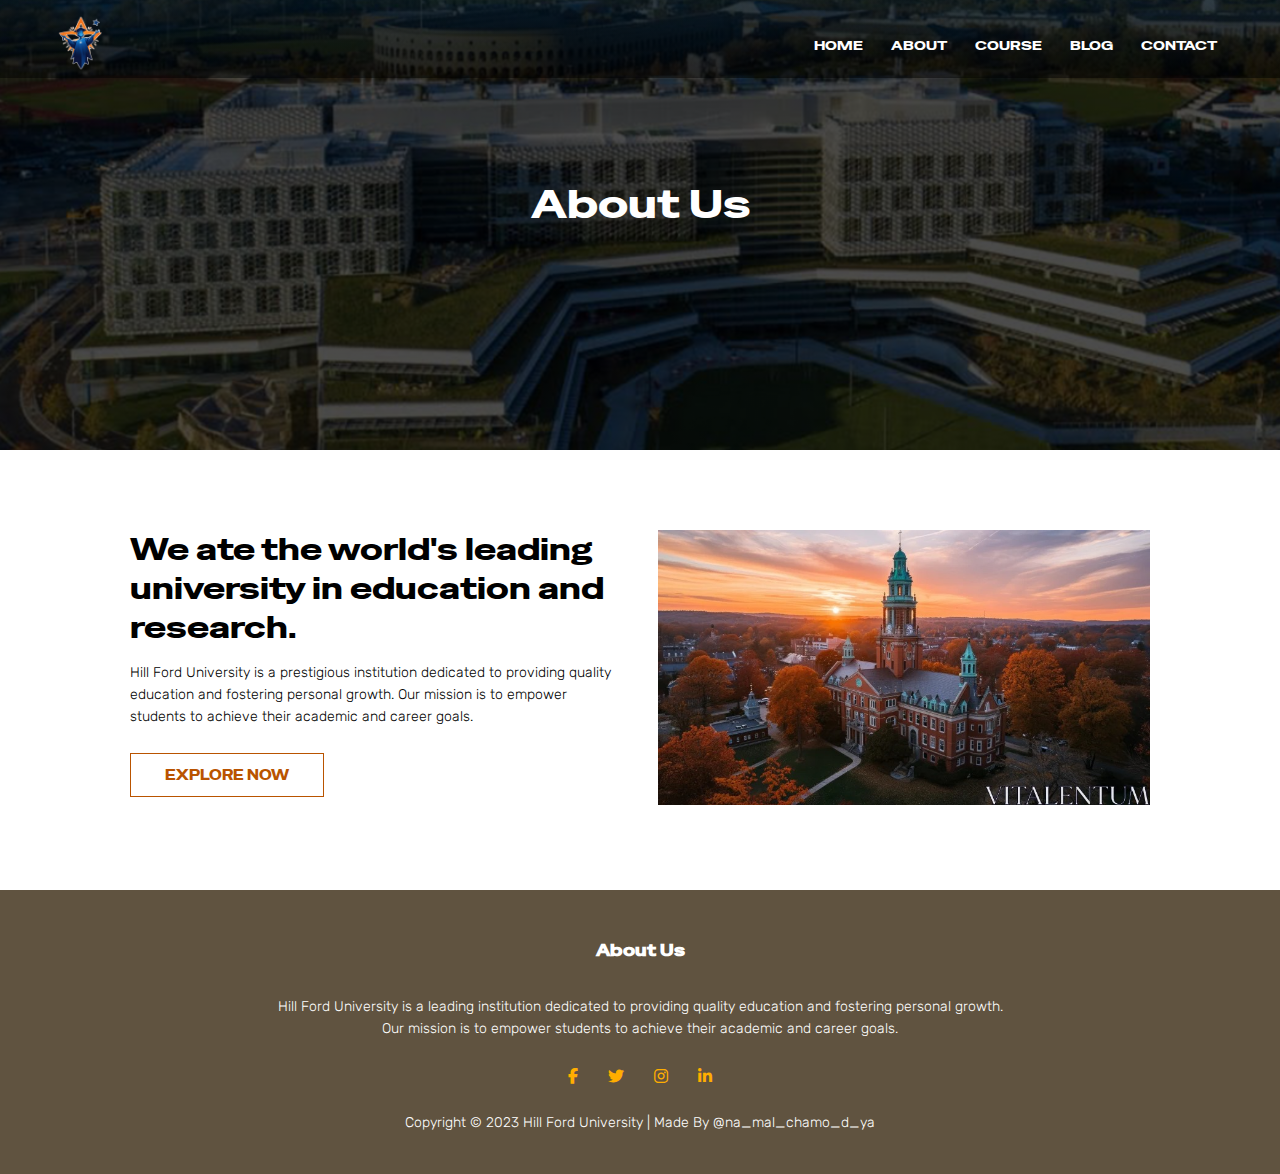
<file: about.html>
<!DOCTYPE html>
<html lang="en">
    <head>
        <title>University Website Design</title>
        <meta name="viewport" content="width=device-width, initial-scale=1.0">
        <link href="style.css" rel="stylesheet">

        <!-- fonts-->

        <link rel="preconnect" href="https://fonts.googleapis.com">
        <link rel="preconnect" href="https://fonts.gstatic.com" crossorigin>
        <link href="https://fonts.googleapis.com/css2?family=Inconsolata:wght@200..900&family=Nova+Mono&family=Rubik:ital,wght@0,300..900;1,300..900&family=Special+Gothic+Expanded+One&display=swap" rel="stylesheet">


        <link rel="stylesheet" href="https://cdnjs.cloudflare.com/ajax/libs/font-awesome/6.7.2/css/all.min.css">

        <link rel="icon" type="image/png" sizes="64x64"  href="images\logoICO.jpg">

    </head>
    <body>

        <section class = "sub-header">
            <nav>
                <a href="index.html"><img src="images/LogoOut.png" ></a>
                <div class="nav-links" id="navLinks">
                    <i class="fa fa-times" onclick="hideMenu()"></i>
                    <ul>
                        <li><a href="index.html">HOME</a></li>
                        <li><a href="about.html">ABOUT</a></li>
                        <li><a href="course.html">COURSE</a></li>
                        <li><a href="blog.html">BLOG</a></li>
                        <li><a href="contact.html">CONTACT</a></li>
                    </ul>
                </div>
                <i class="fa fa-bars" onclick="showMenu()"></i>
            </nav>
            <h1>About Us</h1>

        </section>


<!-------- about us section -------->

        <section class="about-us">
            <div class="row">
                <div class="about-col">
                    <h4>
                        We ate the world's leading university in education and research.
                    </h4>
                    <p>Hill Ford University is a prestigious institution dedicated to providing quality education and fostering personal growth. Our mission is to empower students to achieve their academic and career goals.</p>
                    <a href="" class="hero-btn red-btn" >EXPLORE NOW </a> 
                </div>
                <div class="about-col">
                    <img src="images/campus.jpg" >
                </div>
            </div>
        </section>



         <!-- footer -->
          <section class="footer">
            <h4>About Us</h4>
            <p>Hill Ford University is a leading institution dedicated to providing quality education and fostering personal growth. <br> Our mission is to empower students to achieve their academic and career goals.</p>
            <div class="icons">
                <i class="fa-brands fa-facebook-f"></i>
                <i class="fa-brands fa-twitter"></i>
                <i class="fa-brands fa-instagram"></i>
                <i class="fa-brands fa-linkedin-in"></i>
            </div>
            <p>Copyright © 2023 Hill Ford University | Made By @na_mal_chamo_d_ya</p>
          </section>



        <script>
            var navLinks = document.getElementById("navLinks");
            function showMenu(){
                navLinks.style.right = "0";
            }

            function hideMenu(){
                navLinks.style.right = "-200px";
            }
        </script>

    </body>
</html>
</file>
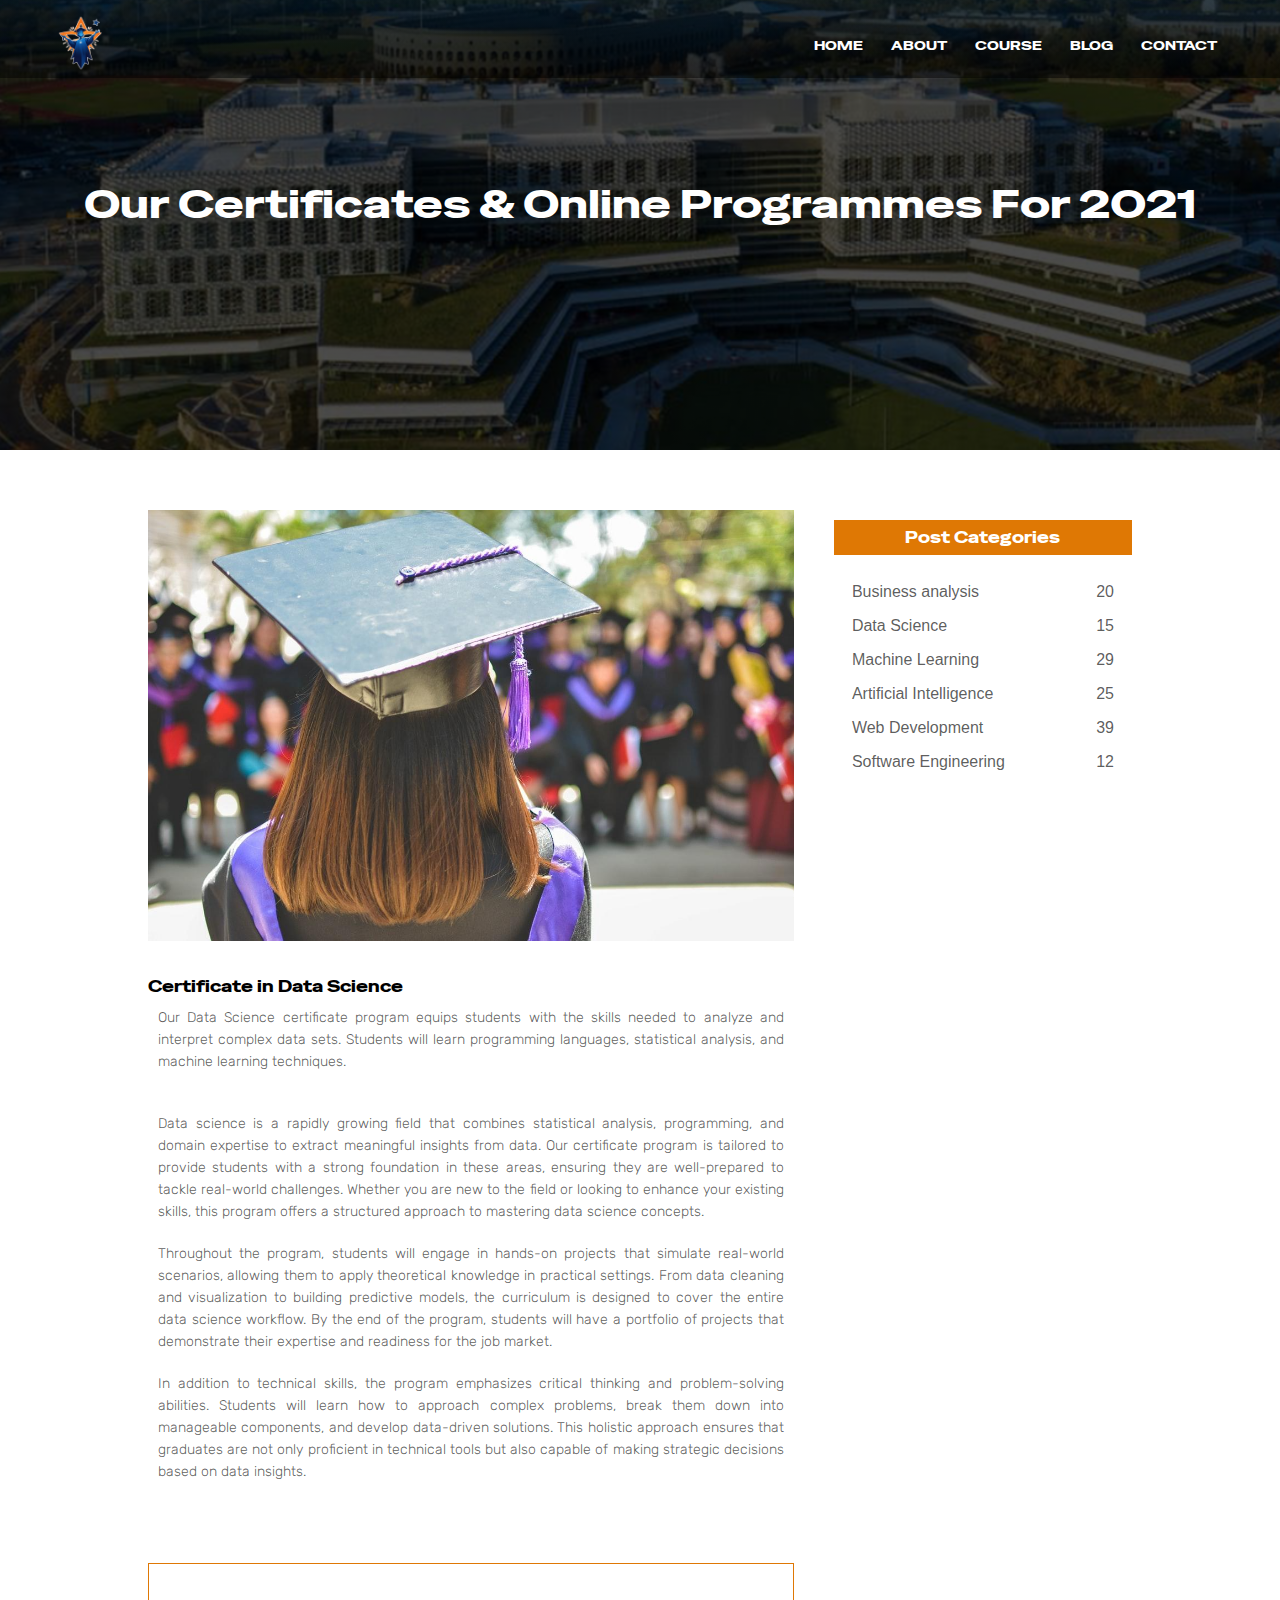
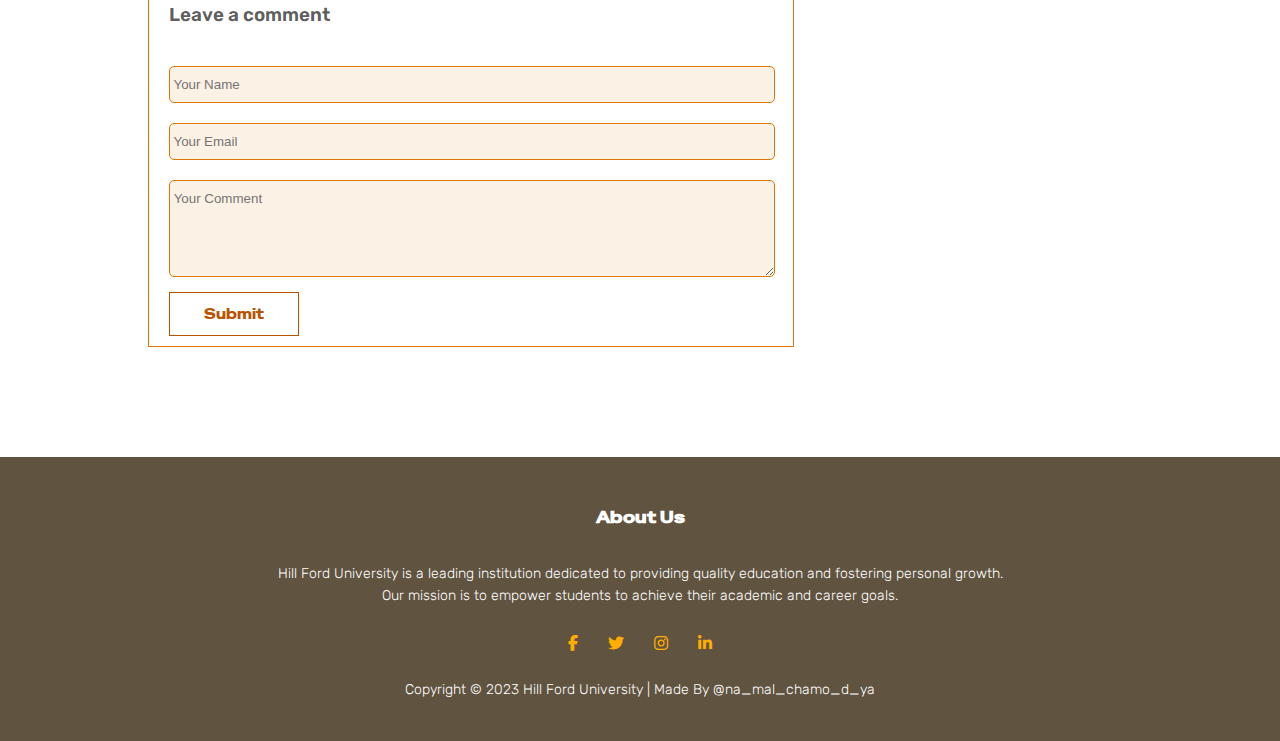
<file: blog.html>
<!DOCTYPE html>
<html lang="en">
    <head>
        <title>University Website Design</title>
        <meta name="viewport" content="width=device-width, initial-scale=1.0">
        <link href="style.css" rel="stylesheet">

        <!-- fonts-->

        <link rel="preconnect" href="https://fonts.googleapis.com">
        <link rel="preconnect" href="https://fonts.gstatic.com" crossorigin>
        <link href="https://fonts.googleapis.com/css2?family=Inconsolata:wght@200..900&family=Nova+Mono&family=Rubik:ital,wght@0,300..900;1,300..900&family=Special+Gothic+Expanded+One&display=swap" rel="stylesheet">


        <link rel="stylesheet" href="https://cdnjs.cloudflare.com/ajax/libs/font-awesome/6.7.2/css/all.min.css">

        <link rel="icon" type="image/png" sizes="64x64"  href="images\logoICO.jpg">

    </head>
    <body>

        <section class = "sub-header">
            <nav>
                <a href="index.html"><img src="images/LogoOut.png" ></a>
                <div class="nav-links" id="navLinks">
                    <i class="fa fa-times" onclick="hideMenu()"></i>
                    <ul>
                        <li><a href="index.html">HOME</a></li>
                        <li><a href="about.html">ABOUT</a></li>
                        <li><a href="course.html">COURSE</a></li>
                        <li><a href="blog.html">BLOG</a></li>
                        <li><a href="contact.html">CONTACT</a></li>
                    </ul>
                </div>
                <i class="fa fa-bars" onclick="showMenu()"></i>
            </nav>
            <h1>Our Certificates & Online Programmes For 2021</h1>

        </section>


         <!-- Blog content -->
          <section class="blog-content">
            <div class="row">
                <div class="blog-left">
                    <img src="images/dataScience.png" alt="">
                    <h4>Certificate in Data Science</h4>
                    <p>Our Data Science certificate program equips students with the skills needed to analyze and interpret complex data sets. Students will learn programming languages, statistical analysis, and machine learning techniques.</p>
                    <p>
                        <p>Data science is a rapidly growing field that combines statistical analysis, programming, and domain expertise to extract meaningful insights from data. Our certificate program is tailored to provide students with a strong foundation in these areas, ensuring they are well-prepared to tackle real-world challenges. Whether you are new to the field or looking to enhance your existing skills, this program offers a structured approach to mastering data science concepts.</p>
                        <p>Throughout the program, students will engage in hands-on projects that simulate real-world scenarios, allowing them to apply theoretical knowledge in practical settings. From data cleaning and visualization to building predictive models, the curriculum is designed to cover the entire data science workflow. By the end of the program, students will have a portfolio of projects that demonstrate their expertise and readiness for the job market.</p>
                        <p>In addition to technical skills, the program emphasizes critical thinking and problem-solving abilities. Students will learn how to approach complex problems, break them down into manageable components, and develop data-driven solutions. This holistic approach ensures that graduates are not only proficient in technical tools but also capable of making strategic decisions based on data insights.</p>
                    </p>
                    <div class="comment-box">
                        <h3>Leave a comment</h3>
    
                        <form action="" class="comment-form">
                            <input type="text" placeholder=" Your Name" required>
                            <input type="email" placeholder=" Your Email" required>
                            <textarea rows="5" placeholder=" Your Comment" required></textarea>
                            <button type="submit" class="hero-btn red-btn">Submit</button>
                        </form>
    
                    </div>
                </div>




                <div class="blog-right">
                    <h3>Post Categories</h3>
                    <div>
                        <span>Business analysis</span>
                        <span>20</span>
                    </div>
                    <div>
                        <span>Data Science</span>
                        <span>15</span>
                </div>
                    <div>
                        <span>Machine Learning</span>
                        <span>29</span>
                    </div>
                    <div>
                        <span>Artificial Intelligence</span>
                        <span>25</span>
                    </div>
                    <div>
                        <span>Web Development</span>
                        <span>39</span>
                    </div>
                    <div>
                        <span>Software Engineering</span>
                        <span>12</span>
                    </div>
            </div>

          </section>



         <!-- footer -->
          <section class="footer">
            <h4>About Us</h4>
            <p>Hill Ford University is a leading institution dedicated to providing quality education and fostering personal growth. <br> Our mission is to empower students to achieve their academic and career goals.</p>
            <div class="icons">
                <i class="fa-brands fa-facebook-f"></i>
                <i class="fa-brands fa-twitter"></i>
                <i class="fa-brands fa-instagram"></i>
                <i class="fa-brands fa-linkedin-in"></i>
            </div>
            <p>Copyright © 2023 Hill Ford University | Made By @na_mal_chamo_d_ya</p>
          </section>



        <script>
            var navLinks = document.getElementById("navLinks");
            function showMenu(){
                navLinks.style.right = "0";
            }

            function hideMenu(){
                navLinks.style.right = "-200px";
            }
        </script>

    </body>
</html>
</file>
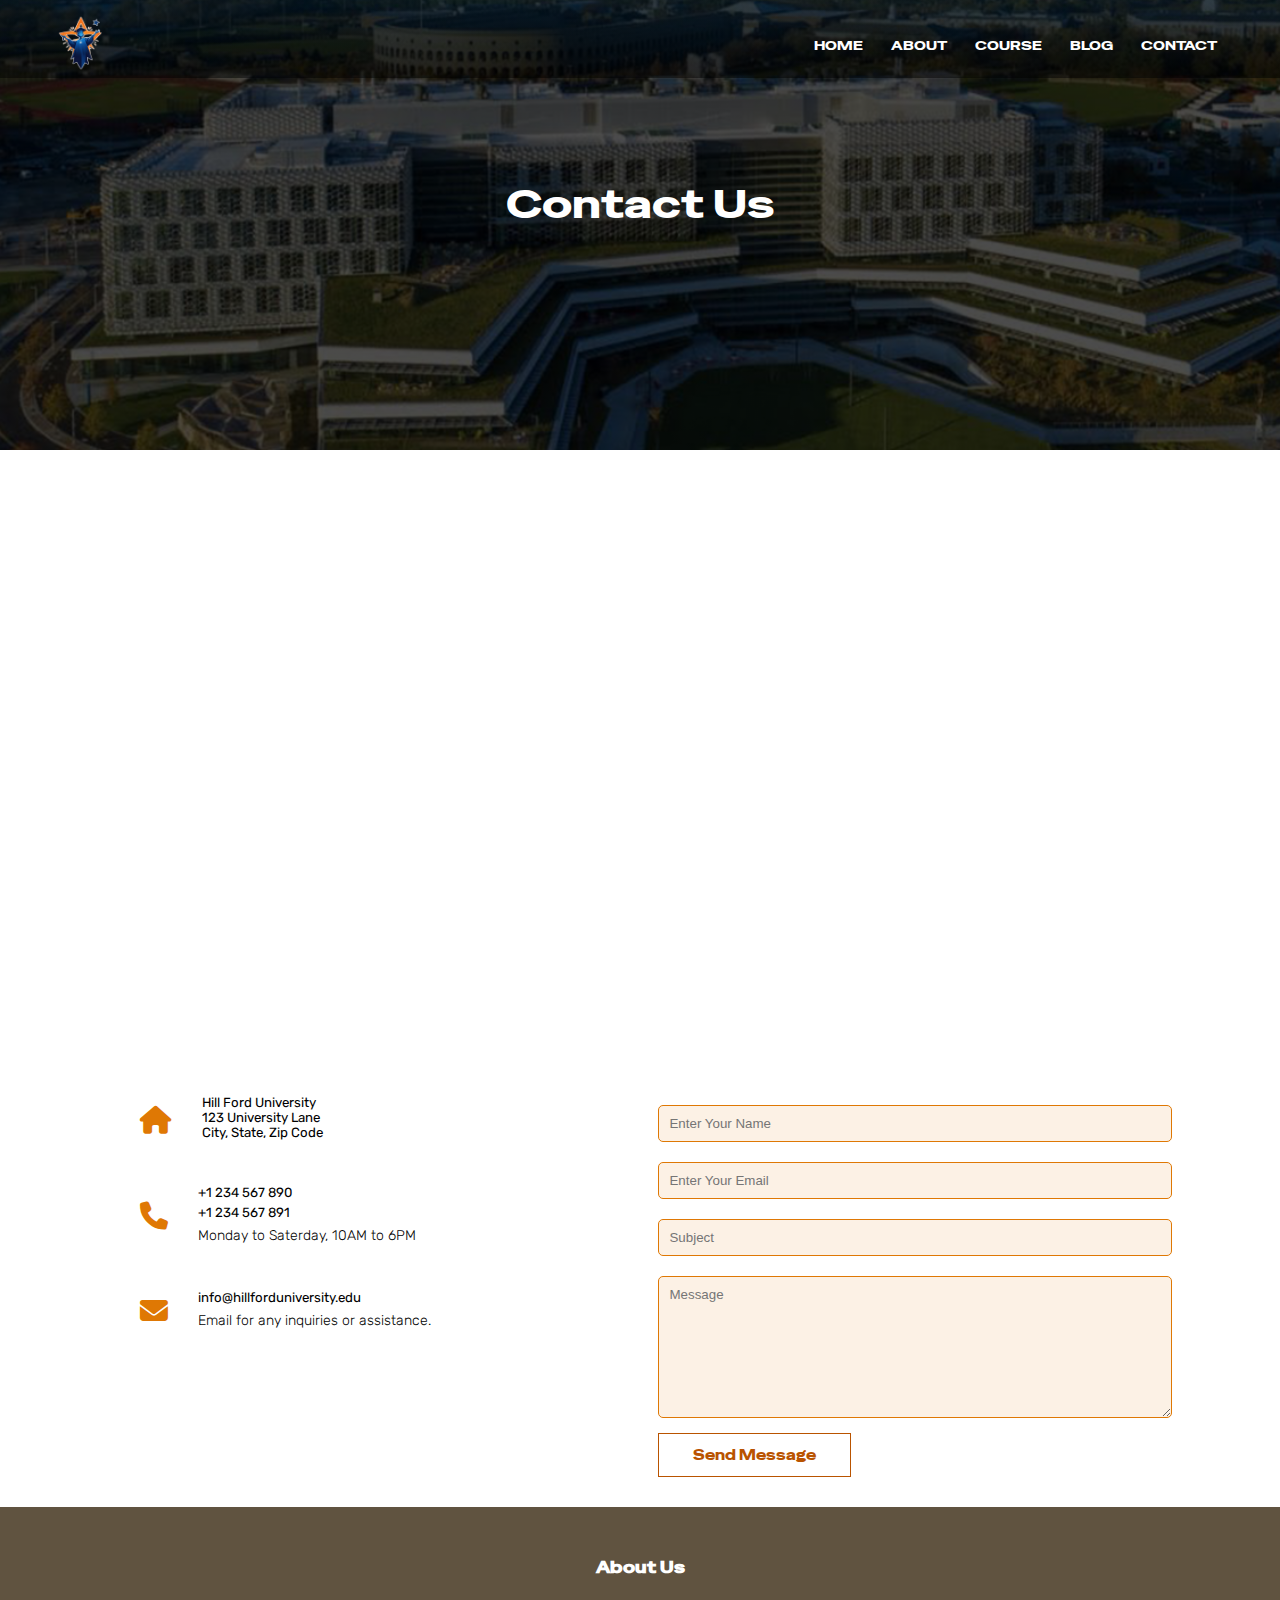
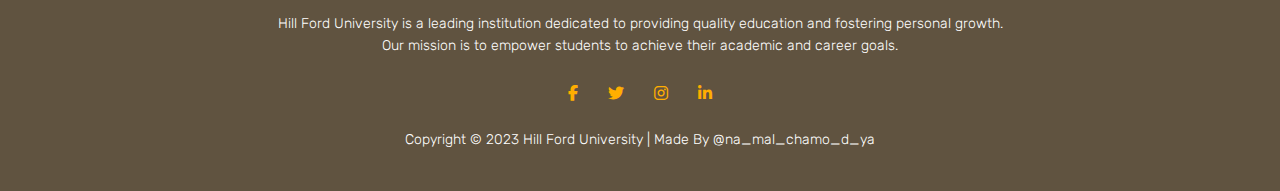
<file: contact.html>
<!DOCTYPE html>
<html lang="en">
    <head>
        <title>University Website Design</title>
        <meta name="viewport" content="width=device-width, initial-scale=1.0">
        <link href="style.css" rel="stylesheet">

        <!-- fonts-->

        <link rel="preconnect" href="https://fonts.googleapis.com">
        <link rel="preconnect" href="https://fonts.gstatic.com" crossorigin>
        <link href="https://fonts.googleapis.com/css2?family=Inconsolata:wght@200..900&family=Nova+Mono&family=Rubik:ital,wght@0,300..900;1,300..900&family=Special+Gothic+Expanded+One&display=swap" rel="stylesheet">


        <link rel="stylesheet" href="https://cdnjs.cloudflare.com/ajax/libs/font-awesome/6.7.2/css/all.min.css">

        <link rel="icon" type="image/png" sizes="64x64"  href="images\logoICO.jpg">

    </head>
    <body>

        <section class = "sub-header">
            <nav>
                <a href="index.html"><img src="images/LogoOut.png" ></a>
                <div class="nav-links" id="navLinks">
                    <i class="fa fa-times" onclick="hideMenu()"></i>
                    <ul>
                        <li><a href="index.html">HOME</a></li>
                        <li><a href="about.html">ABOUT</a></li>
                        <li><a href="course.html">COURSE</a></li>
                        <li><a href="blog.html">BLOG</a></li>
                        <li><a href="contact.html">CONTACT</a></li>
                    </ul>
                </div>
                <i class="fa fa-bars" onclick="showMenu()"></i>
            </nav>
            <h1>Contact Us</h1>

        </section>




         <!-- contact us  -->

        <section class="location">

            <iframe src="https://www.google.com/maps/embed?pb=!1m17!1m12!1m3!1d3967.3480748072466!2d80.1525067825198!3d6.083717162409014!2m3!1f0!2f0!3f0!3m2!1i1024!2i768!4f13.1!3m2!1m1!2s!5e0!3m2!1sen!2slk!4v1746084066551!5m2!1sen!2slk" width="600" height="450" style="border:0;" allowfullscreen="" loading="lazy" referrerpolicy="no-referrer-when-downgrade"></iframe>

        </section>    

        <section class="contact-us">
            <div class="row">
                <div class="contact-col">
                    <div>
                        <i class="fa fa-home"></i>
                        <span>
                            <h5>
                                Hill Ford University<br>
                                123 University Lane<br>
                                City, State, Zip Code
                            </h5>
                            <p></p>
                        </span>
                    </div>
                    <div>
                        <i class="fa fa-phone"></i>
                        <span>
                            
                            <h5>+1 234 567 890</h5>
                            <h5>+1 234 567 891</h5>
                            <p>Monday to Saterday, 10AM to 6PM</p>
                        </span>
                    </div>
                    <div>
                        <i class="fa fa-envelope"></i>
                        <span>
                        <h5>info@hillforduniversity.edu</h5>
                        <p>Email for any inquiries or assistance.</p>
                        </span>
                    </div>

                </div>
                <div class="contact-col">
                    <form action="form-handler.php" method="POST">
                        <input type="text" name="name" placeholder="Enter Your Name" required>
                        <input type="email" name="email" placeholder="Enter Your Email">
                        <input type="text" name="subject" placeholder="Subject">
                        <textarea rows="8" name="message" placeholder="Message" required></textarea>
                        <button type="submit" class="hero-btn red-btn">Send Message</button>
                    </form>
                </div>
            </div>
        </section>












         <!-- footer -->
          <section class="footer">
            <h4>About Us</h4>
            <p>Hill Ford University is a leading institution dedicated to providing quality education and fostering personal growth. <br> Our mission is to empower students to achieve their academic and career goals.</p>
            <div class="icons">
                <i class="fa-brands fa-facebook-f"></i>
                <i class="fa-brands fa-twitter"></i>
                <i class="fa-brands fa-instagram"></i>
                <i class="fa-brands fa-linkedin-in"></i>
            </div>
            <p>Copyright © 2023 Hill Ford University | Made By @na_mal_chamo_d_ya</p>
          </section>



        <script>
            var navLinks = document.getElementById("navLinks");
            function showMenu(){
                navLinks.style.right = "0";
            }

            function hideMenu(){
                navLinks.style.right = "-200px";
            }
        </script>

    </body>
</html>
</file>
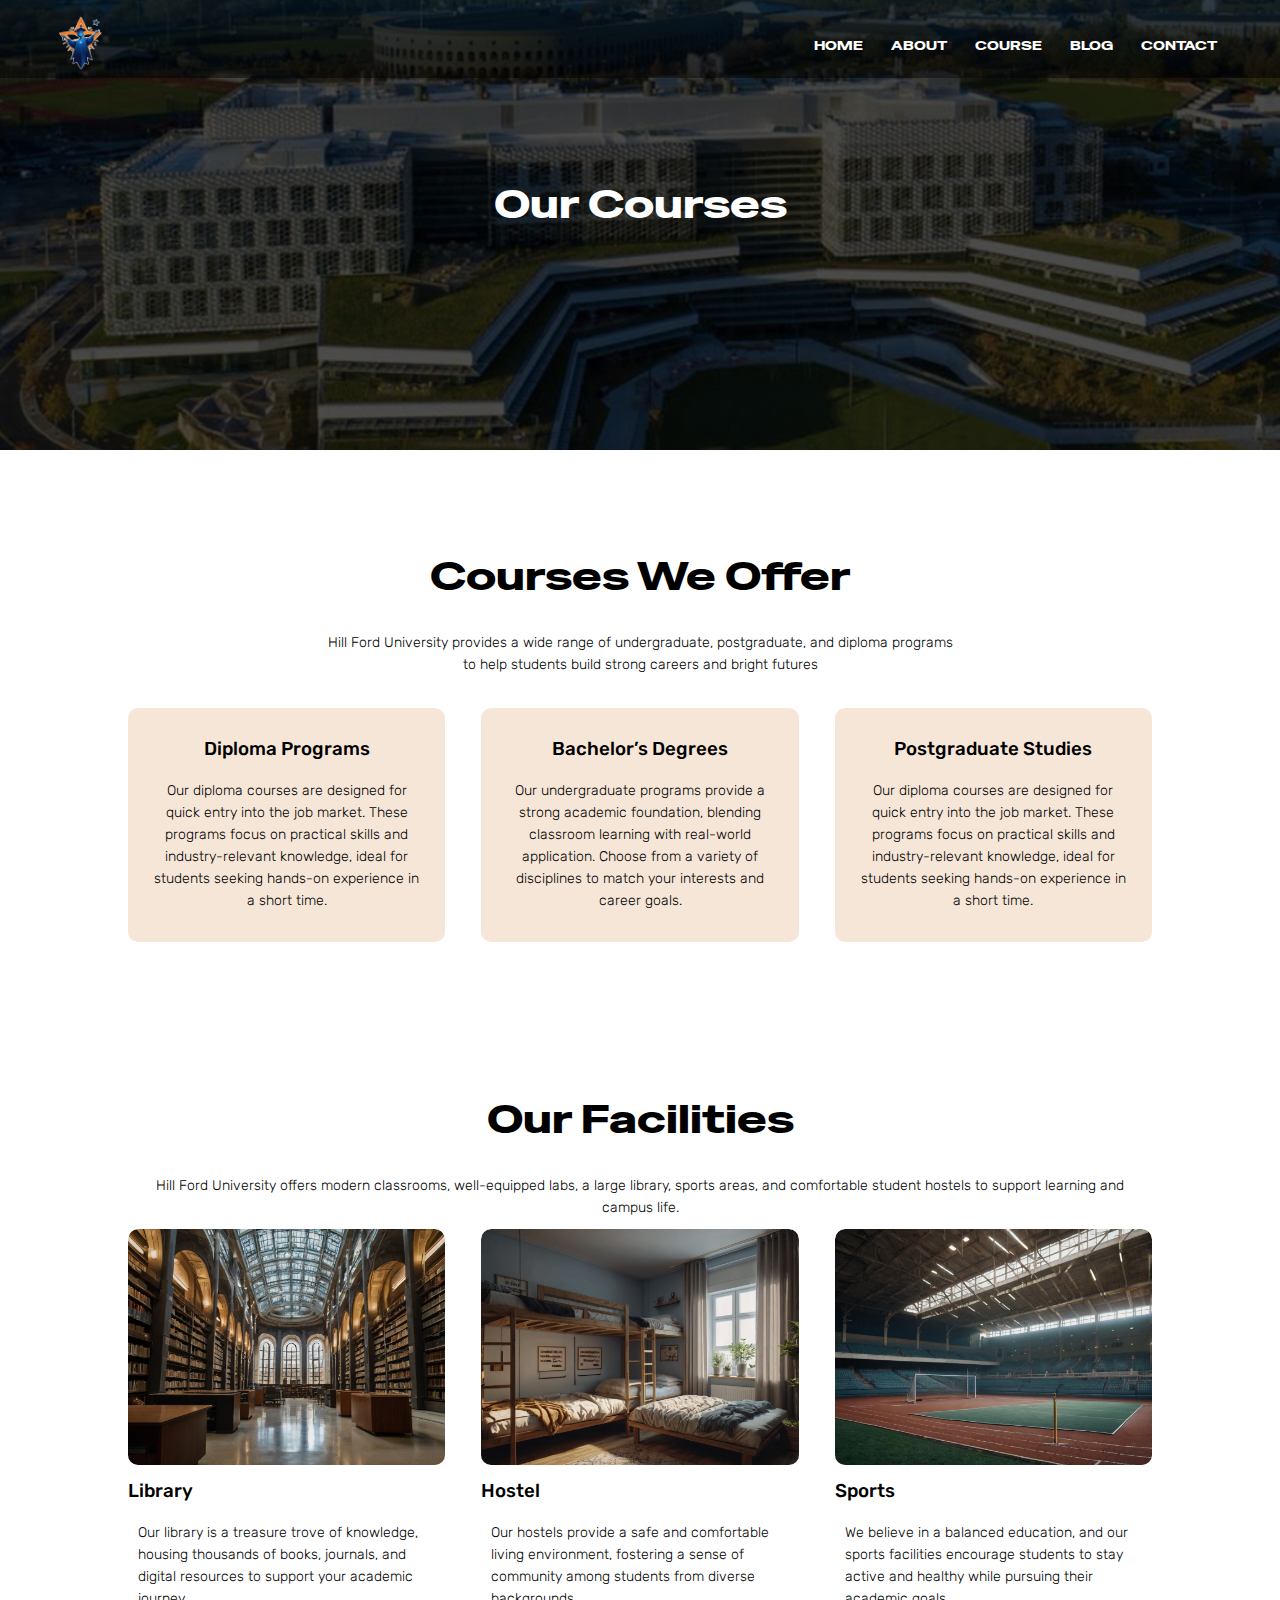
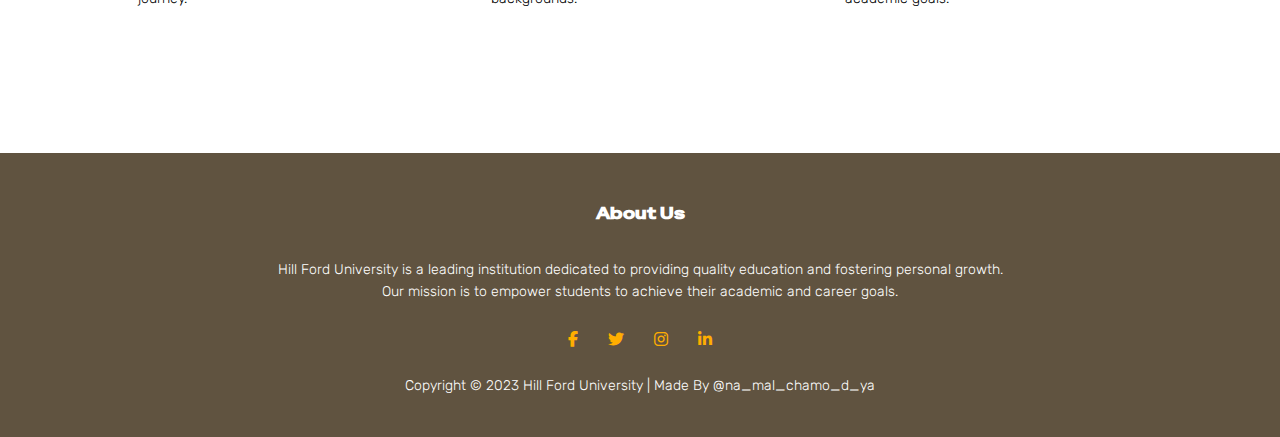
<file: course.html>
<!DOCTYPE html>
<html lang="en">
    <head>
        <title>University Website Design</title>
        <meta name="viewport" content="width=device-width, initial-scale=1.0">
        <link href="style.css" rel="stylesheet">

        <!-- fonts-->

        <link rel="preconnect" href="https://fonts.googleapis.com">
        <link rel="preconnect" href="https://fonts.gstatic.com" crossorigin>
        <link href="https://fonts.googleapis.com/css2?family=Inconsolata:wght@200..900&family=Nova+Mono&family=Rubik:ital,wght@0,300..900;1,300..900&family=Special+Gothic+Expanded+One&display=swap" rel="stylesheet">


        <link rel="stylesheet" href="https://cdnjs.cloudflare.com/ajax/libs/font-awesome/6.7.2/css/all.min.css">

        <link rel="icon" type="image/png" sizes="64x64"  href="images\logoICO.jpg">

    </head>
    <body>

        <section class = "sub-header">
            <nav>
                <a href="index.html"><img src="images/LogoOut.png" ></a>
                <div class="nav-links" id="navLinks">
                    <i class="fa fa-times" onclick="hideMenu()"></i>
                    <ul>
                        <li><a href="index.html">HOME</a></li>
                        <li><a href="about.html">ABOUT</a></li>
                        <li><a href="course.html">COURSE</a></li>
                        <li><a href="blog.html">BLOG</a></li>
                        <li><a href="contact.html">CONTACT</a></li>
                    </ul>
                </div>
                <i class="fa fa-bars" onclick="showMenu()"></i>
            </nav>
            <h1>Our Courses
            </h1>

        </section>


        <!--------courses -------->

        <section class="course">
            <h1>Courses We Offer</h1>
            <p>Hill Ford University provides a wide range of undergraduate, postgraduate, and diploma programs <br>to help students build strong careers and bright futures <br><br></p>

                <div class="row">
                    <div class="course-col">
                        <h3>Diploma Programs</h3>
                        <p>Our diploma courses are designed for quick entry into the job market. These programs focus on practical skills and industry-relevant knowledge, ideal for students seeking hands-on experience in a short time.</p>
                    </div>
                    <div class="course-col">
                        <h3>Bachelor’s Degrees</h3>
                        <p>Our undergraduate programs provide a strong academic foundation, blending classroom learning with real-world application. Choose from a variety of disciplines to match your interests and career goals.</p>
                    </div>
                    <div class="course-col">
                        <h3>Postgraduate Studies</h3>
                        <p>Our diploma courses are designed for quick entry into the job market. These programs focus on practical skills and industry-relevant knowledge, ideal for students seeking hands-on experience in a short time.</p>
                    </div>
                </div>


        </section>


        <!-- Facilities -->
        <section class="Facilities">
            <h1>Our Facilities</h1>
            <p>Hill Ford University offers modern classrooms, well-equipped labs, a large library, sports areas, and comfortable student hostels to support learning and campus life.</p>
            <div class="row">
                <div class="facility-col">
                    <img src="images/library.jpg" alt="">
                    <h3>Library</h3>
                    <p>Our library is a treasure trove of knowledge, housing thousands of books, journals, and digital resources to support your academic journey.</p>
                </div>
                <div class="facility-col">
                    <img src="images/hostel.jpg" alt="">
                    <h3>Hostel</h3>
                    <p>Our hostels provide a safe and comfortable living environment, fostering a sense of community among students from diverse backgrounds.</p>
            </div>
                <div class="facility-col">
                    <img src="images/ground.jpg" alt="">
                    <h3>Sports</h3>
                    <p>We believe in a balanced education, and our sports facilities encourage students to stay active and healthy while pursuing their academic goals.</p>
                </div>
        </section>




         <!-- footer -->
          <section class="footer">
            <h4>About Us</h4>
            <p>Hill Ford University is a leading institution dedicated to providing quality education and fostering personal growth. <br> Our mission is to empower students to achieve their academic and career goals.</p>
            <div class="icons">
                <i class="fa-brands fa-facebook-f"></i>
                <i class="fa-brands fa-twitter"></i>
                <i class="fa-brands fa-instagram"></i>
                <i class="fa-brands fa-linkedin-in"></i>
            </div>
            <p>Copyright © 2023 Hill Ford University | Made By @na_mal_chamo_d_ya</p>
          </section>



        <script>
            var navLinks = document.getElementById("navLinks");
            function showMenu(){
                navLinks.style.right = "0";
            }

            function hideMenu(){
                navLinks.style.right = "-200px";
            }
        </script>

    </body>
</html>
</file>
<file: style.css>
*{
    margin:0;
    padding:0;
    font-family: "Special Gothic Expanded One", sans-serif;
    font-weight: 400;
    font-style: normal;

}

p{
    font-family: "Rubik", sans-serif;
    font-weight: 200;
    font-style: normal;
}

h1{
    font-family: "Special Gothic Expanded One", sans-serif;
}

.header{
    min-height: 100vh;
    width:100%; 
    background-image: linear-gradient(rgba(0,0,0,0.5), rgba(0,0,0,0.5)), url("images/3.jpg");
    background-position: center;
    background-size: cover;
    position: relative;
}
nav{
    display:flex;
    padding-left: 4%;
    padding-right: 4%;
    padding-top: 1%;
    justify-content: space-between;
    align-items: center;
    background-image: linear-gradient(rgba(2, 35, 56, 0.37), rgba(0, 0, 0, 0.5));
}
nav img{
    width: 60px;

}
.nav-links{
    flex: 1;
    text-align: right;
}

.nav-links ul li{
    list-style: none;
    display: inline-block;
    padding: 8px 12px;
    position: relative;

}   


.nav-links ul li a{
    color:white;
    text-decoration: none;
    font-size: 13px;

}


.nav-links ul li::after{
    content: '';
    width : 0%;
    height: 2px;
    background: #df9a06;
    display: block;
    margin: auto;
    transition: width 0.5s;
     

}

.nav-links ul li:hover::after{
    width:100%;
}

.text-box{
    width:90%;
    color:white;
    position: absolute ;
    top:50%;
    left:50%;
    transform: translate(-50%,-50%);
    text-align: center;
}

.text-box h1{
    font-size: 50px;
}

.text-box p{
    margin: 10px 0 40px;
    font-size: 14px;
    color: rgb(255, 255, 255);
}


.hero-btn{
    display: inline-block;
    text-decoration: none;
    color: #fff;
    border: 1px solid #fff;
    padding: 12px 34px;
    font-size: 14px;
    background: transparent;
    position: relative;
    cursor: pointer;
    
}

.hero-btn:hover{
    border: 1px solid #df7804;
    background: #df7804;
    transition: 0.7s;
}


nav .fa {
    display: none;
}

/*---- Course Section ----*/

.course{
    width:80%;
    margin: auto;
    text-align: center;
    padding-top: 100px;

}

h1{
    font-size: 40px;
    margin-bottom: 20px;
}

p{
    font-size: 14px;
    color:#000000;
    font-weight: 300;
    line-height: 22px;
    padding:10px;

}

.row{
    margin: top 5%;
    display: flex;
    justify-content: space-between;
}

.course-col{
    flex-basis: 31%;
    background: #f0d5bc96;
    border-radius: 10px;
    margin-bottom: 5%;
    padding: 20px 12px;
    box-sizing: border-box;
    transition: 0.5s;


}

h3{
    text-align:center;
    font-weight: 100;    ;
    font-family: "Rubik", sans-serif;
    font-weight: 500;
    margin:10px 0px;

}

.course-col:hover{
    box-shadow: 0 0 20px 0px rgba(0, 0, 0, 0.2);

}


/*---- campus Section ----*/

.Campus{
    width:80%;
    margin: auto;
    text-align: center;
    padding-top: 50px;

}

.campus-col{
    flex-basis: 32%;
    border-radius: 10PX;
    margin-bottom: 30PX;
    position: relative;
    overflow: hidden;


}

.campus-col img{
    width: 100%;
    height: 100%;
    display: block;
}


.layer {
    background: transparent;
    height: 100%;
    width: 100%;
    position: absolute;
    bottom: 0;
    left: 0;
    transition: 1s;
}

.layer:hover{
    background: rgba(226, 102, 0, 0.5);

}

.layer h3{
    width: 100%;    
    font-weight: 500;
    color: #ffffff;
    font-size: 25px;
    bottom: 0;
    left: 50%;
    transform: translate(-50%);
    opacity: 0;
    position: absolute;
    font-family: "Special Gothic Expanded One", sans-serif;

}
.layer:hover h3{
    bottom: 50%;;
    opacity: 1;
    transition: 0.5s;
}


.Facilities{
    width:80%;
    margin:auto;
    text-align: center;
    padding-top: 100px;
}

.facility-col{
    flex-basis: 31%;
    border-radius: 10px;
    margin-bottom: 5%;
    text-align: left;
    overflow: hidden;
}

.facility-col img{
    width: 100%;
    height: 50%;
    border-radius: 10px;
    object-fit: cover;
    transition: transform 0.3s ease, box-shadow 0.3s ease;
}

.facility-col img:hover{
    transform: scale(1.05);
    box-shadow: 0 6px 12px rgba(0, 0, 0, 0.2);
    cursor: pointer;
}
 
.facility-col h3{
    margin-top: 10px;
    margin-bottom: 10px;
    text-align: left;
}

.user-comments{
    width:80%;
    margin: auto;
    text-align: center;
    padding-top: 100px;
}

.user-comments p{
    padding-bottom: 40px;
}


.user-coments-col{
    flex-basis: 44%;
    border-radius: 10px;
    margin-bottom: 5%;
    text-align: left;
    background: #f0d5bc96;
    padding: 25px;
    cursor: pointer;
    display:flex;

}

.user-coments-col img{
    width: 50px;
    height: 50px;
    border-radius: 50%;
    margin-right: 30px;
    margin-left: 5px;
    object-fit: cover;
}

.user-coments-col p{
    padding: 0;
}

.user-coments-col h3{
    margin-top: 20px;
    margin-bottom: 10px;
    text-align: left;
}

.user-coments-col .fa{
    color: #ffae00;
}



.cta{
    margin: 100px auto;
    width:80%;
    background-image: linear-gradient(rgba(0,0,0,0.5), rgba(0,0,0,0.5)), url("images/6.png");
    background-position: center;
    background-size: cover;
    border-radius: 10px;
    text-align: center;
    padding: 100px 0;

}

.cta h1{
    color: #ffffff;
    margin-bottom: 40px;
    padding: 0;
}

/* 
.about-us{
    width:80%;
    margin: auto;
    text-align: center;
    padding-top: 100px;
}
.about-us p{
    padding-bottom: 40px;
}

.about-us .fa-brands{
    font-size: 20px;
    margin-right: 40px;
    cursor: pointer;
}

.footer{
    width: 100%;
    background: #000000;
    color: white;
    margin-top: 20px;
    text-align: center;
}
.footer p{
    font-size: 12px;
    color: #ffffff;
    font-weight: 300;
}

 */







/* footer */

.footer{
    width: 100%;
    text-align: center;
    padding: 30px 0;
    color: white;
    background: #2e1d04c2;

}
.footer h4{
    color: #ffffff;
    margin-bottom: 25px;
    margin-top: 20px;
    font-weight: 600;
}
.footer p{
    color: #ffffff;
}

.footer .fa-brands{
    color: #ffae00;
    margin: 0 13px;
    cursor: pointer;
    padding: 18px 0;

}


/*------------about page---------- */
.sub-header{   
    height:50vh;
    width:100%;
    background-image: linear-gradient(rgba(0,0,0,0.7), rgba(0,0,0,0.7)), url("images/10.jpg");
    background-position: center;
    background-size: cover;
    color: white;
    text-align: center;


}

.sub-header h1{
    margin-top: 100px ;

}

.about-us{
    width:80%;
    margin: auto;
    padding-top: 50px;
    padding-bottom: 50px;;
}

.about-col{
    flex-basis: 48%;
    padding: 30px 2px;

}
.about-col img {
    width:100% ;

}
.about-col h4{
    padding-top:0;
    font-size: 30px;
}

.about-col p{
    padding:15px 0 25px;
}



.red-btn{
    border: 1px solid #b95300;
    background: transparent;
    color:#b95300

    
}

.red-btn:hover{
    background: #b95300;
    color: white;
    transition: 0.7s;
}



/* Blog  */
.blog-content{
    width:80%;
    margin: auto;
    padding: 60px 0;
}

.blog-left{
    flex-basis: 65%;
    padding: 0 20px;
}

.blog-left img{
    width: 100%;
    padding-bottom: 30px;
}

.blog-left h3{
    margin: 30px 0;
    color: #000000a6;
    font-weight: 600;
}

.blog-left p{
    color: #000000a6;
    text-align: justify;
    
}

.blog-right{
    flex-basis: 30%;
    padding: 0 20px;
}

.blog-right h3{
    background: #df7804;
    color: #ffffff;
    padding: 7px 0;
    font-size: 16px;
    margin-bottom: 20px;
    font-family: "Special Gothic Expanded One", sans-serif;
}
 .blog-right div{
    display: flex;
    align-items: center;
    justify-content: space-between;
    color: #000000a6;
    padding: 8px;
    box-sizing: border-box;
    
 }
.blog-right span{
    font-family: 'Franklin Gothic Medium', 'Arial Narrow', Arial, sans-serif;
    color: #000000a6;
    padding: 0 10px;
}

.comment-box{
    border: 1px solid #df7804;
    margin: 50px 0;
    padding: 10px 20px;
}

.comment-box h3{
    color: #000000a6;
    font-weight: 600;
    text-align: left;
}

.comment-form input, .comment-form textarea{
    width: 100%;
    padding: 10px 0;
    margin: 10px 0;
    border: 1px solid #df7804;
    border-radius: 5px;
    font-family:'Franklin Gothic Medium', 'Arial Narrow', Arial, sans-serif;
    background: #df79041a;
}



/* contact us page */
.location{
    width:80%;
    margin: auto;
    padding: 80px 0;
}

.location iframe{
    width:100%;
}



.contact-us{
    width:80%;
    margin: auto;

}

.contact-col{
    flex-basis: 48%;
    padding: 30px 2px;
}


.contact-col div{
    display: flex;
    align-items: center;
    margin-bottom: 40px;
}

.contact-col div .fa{
    font-size: 28px;
    color: #df7804;
    margin: 10px;
    margin-right: 30px;
}


.contact-col div p{
    padding: 0;
}
.contact-col h5{
    font-family: "Rubik", sans-serif;
    font-weight: 400;
    margin-bottom: 5px;
}


.contact-col input, .contact-col textarea{
    width: 100%;
    padding: 10px;
    margin: 10px 0;
    border: 1px solid #df7804;
    border-radius: 5px;
    font-family:'Franklin Gothic Medium', 'Arial Narrow', Arial, sans-serif;
    background: #df79041a;
}













@media(max-width: 700px){
    .text-box h1{
        font-size: 25px;
    }
    .nav-links ul li{
        display: block;
    }
    .nav-links{
        position: fixed;
        background: #b95300;
        height: 100vh;
        width: 150px;
        top:0;
        right: -200px;
        text-align: left;
        z-index: 2;
        transition: 1s;
    }
    nav .fa {
        display: block;
        color: white;
        font-size: 20px;
        margin: 10px;
        cursor: pointer;
    }

    .row{
        flex-direction: column;
    }
    h1{
        font-size: 25px;
    }
    .user-coments-col img{
        margin-left: 0px;
        margin-right: 15px;
    }
    .cta h1{
        font-size: 25px;
    }
    .sub-header h1{
        font-size: 24px;
    }
}

















/*  FONTS */

.nova-mono-regular {
    font-family: "Nova Mono", monospace;
    font-weight: 400;
    font-style: normal;
  }


.special-gothic-expanded-one-regular {
    font-family: "Special Gothic Expanded One", sans-serif;
    font-weight: 400;
    font-style: normal;
  }
  
// <weight>: Use a value from 300 to 900
// <uniquifier>: Use a unique and descriptive class name
.rubik-uniquifier {
    font-family: "Rubik", sans-serif;
    font-optical-sizing: auto;
    font-weight: <weight>;
    font-style: normal;
  }
</file>
